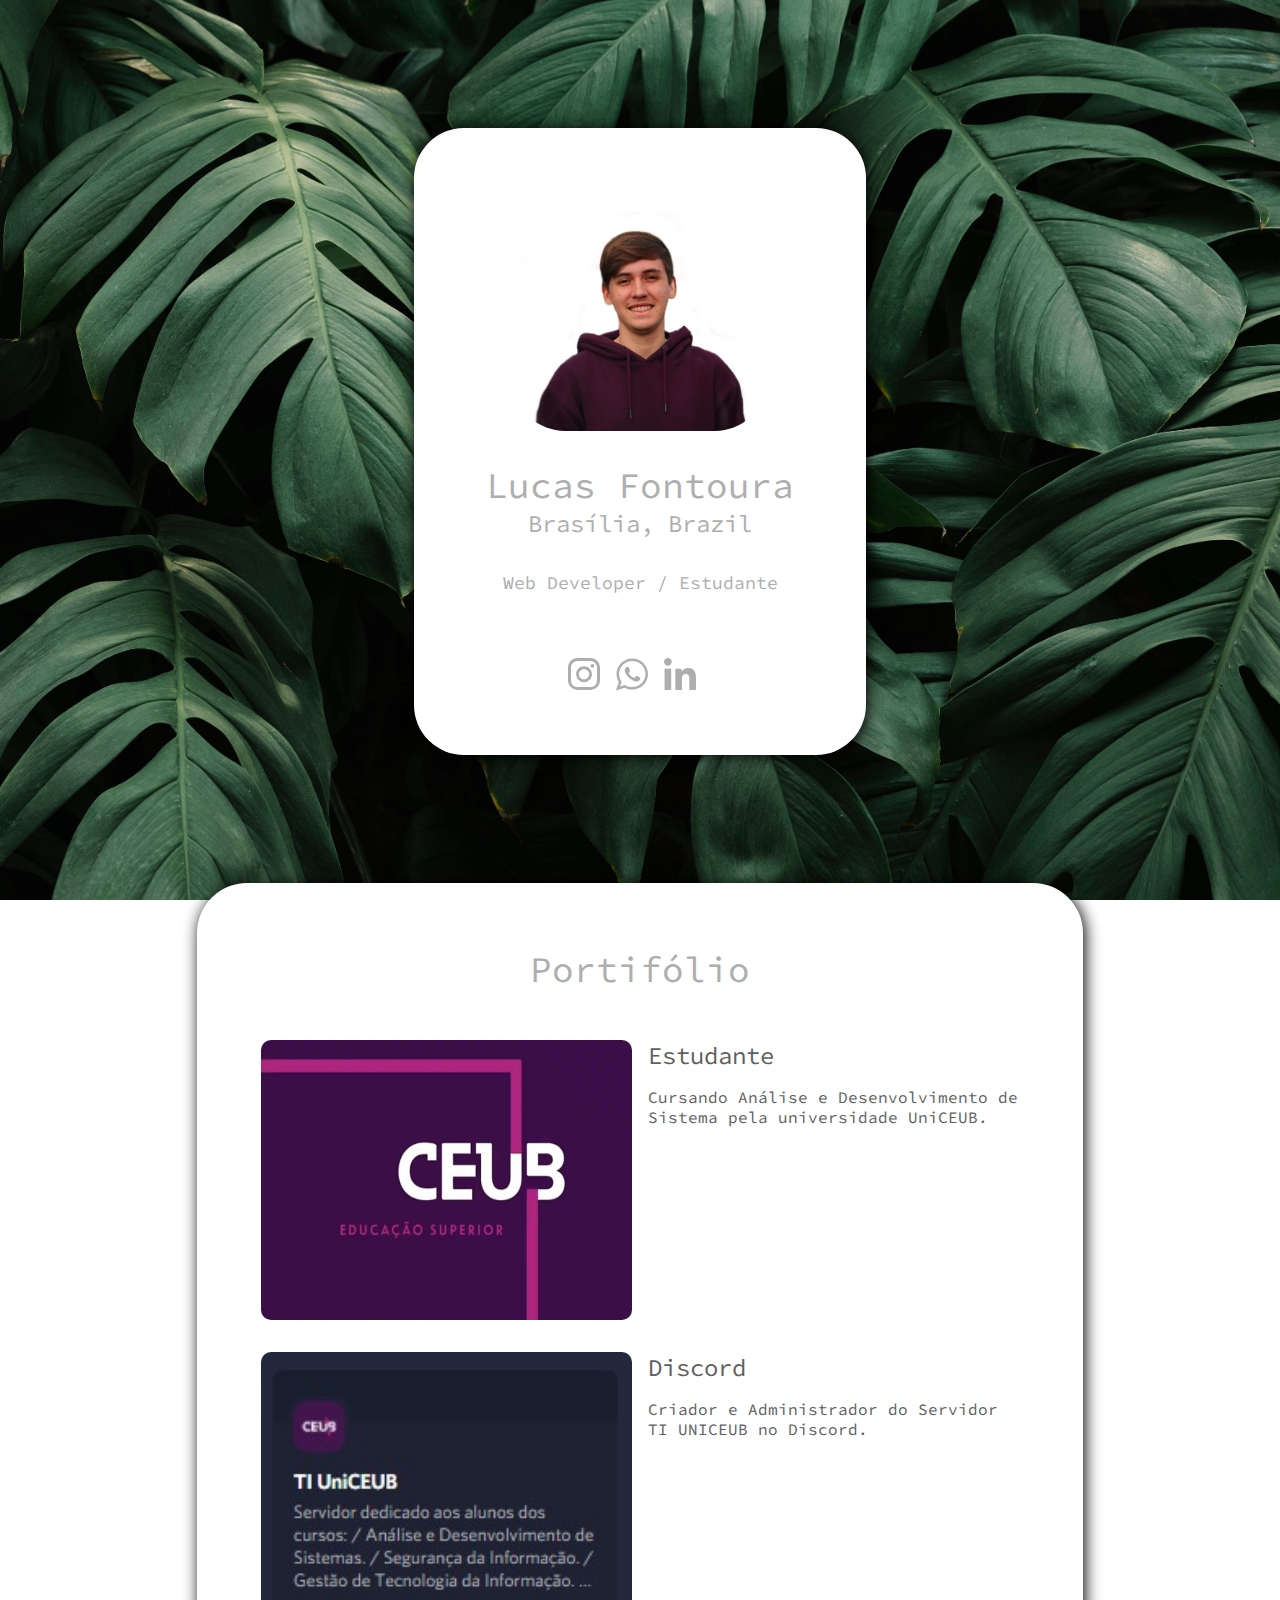
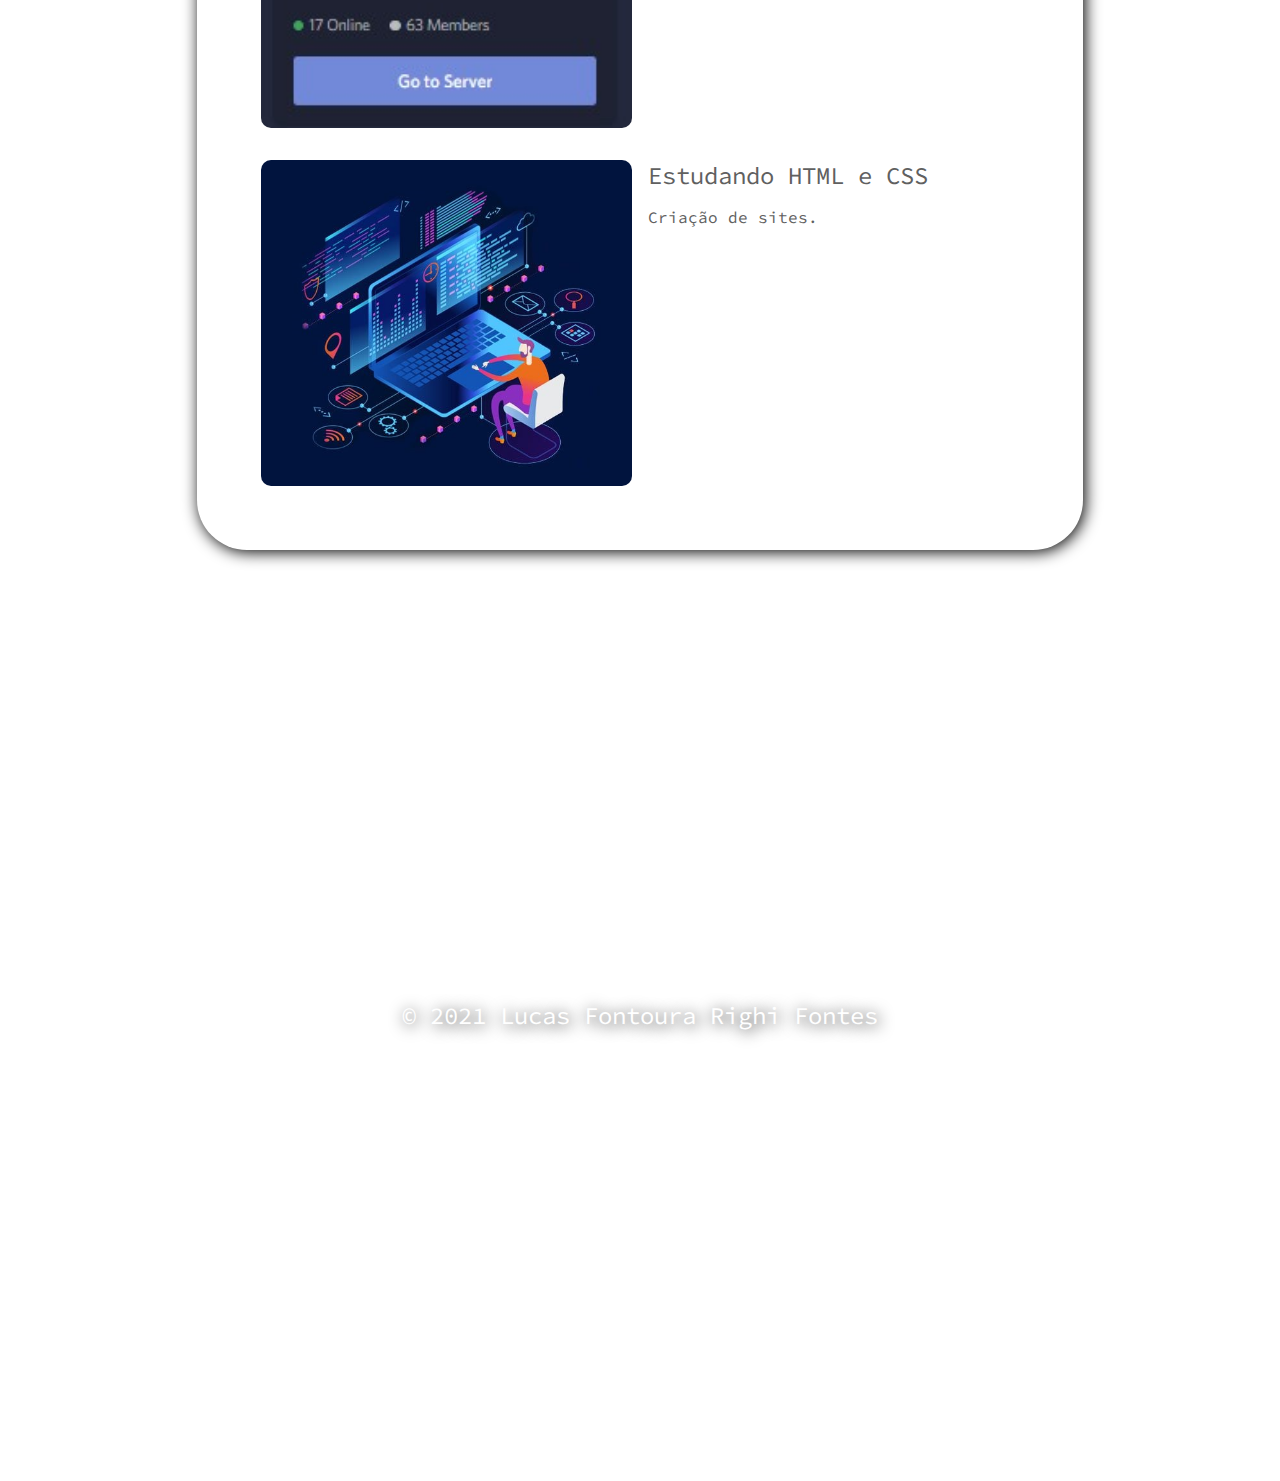
<file: index.html>
<!DOCTYPE html>
<html lang="pt-br">
<head>
    <meta charset="UTF-8">
    <meta http-equiv="X-UA-Compatible" content="IE=edge">
    <meta name="viewport" content="width=device-width, initial-scale=1.0">
    <link rel="stylesheet" href="style.css">
    <title>Portifólio Pessoal</title>
    <link rel="preconnect" href="https://fonts.googleapis.com">
    <link rel="preconnect" href="https://fonts.gstatic.com" crossorigin>
    <link href="https://fonts.googleapis.com/css2?family=Festive&family=Source+Code+Pro&display=swap" rel="stylesheet">
</head>
<body>
    <div class="container">
        <div class="profile box">

            <img class="profile-pic" src="img/0606.jpg" alt="profile" width="250px">
    
            <h1 class="title">Lucas Fontoura</h1>
    
            <span>Brasília, Brazil</span>
    
            <p>Web Developer / Estudante</p>
    
            <ul class="redes-sociais">
    
                <li><a href="https://www.instagram.com/0lucas_fontoura0/"><img src="img/instagram.svg" alt="Instagram"></a></li>
    
                <li><a href=""><img src="img/whatsapp.svg" alt="WhatsApp"></a></li>
    
                <li><a href="https://www.linkedin.com/in/lucas-fontoura-706a45212/"> <img src="img/linkedin.svg" alt="LinkeDin"></a></li>
    
            </ul>
        </div>

        <div class="portfolio box">

            <h1 class="title"> Portifólio</h1>
    
            <ul>
                <li>
    
                    <img src="img/logo ceub.jpg" alt="ceub" width="447.99">
                    
                    <div>
                     <h2>Estudante </h2>
    
                     <p>Cursando Análise e Desenvolvimento de Sistema pela 
                        universidade UniCEUB.
                     </p>
                    </div>
    
    
                </li>
    
                <li>
    
                    <img src="img/discord02.jpg" alt="ceub" width="447.99">
                    
                    <div>
                     <h2>Discord </h2>
    
                     <p>Criador e Administrador do Servidor TI UNICEUB no Discord.</p>
                    </div>
    
    
                </li>
    
                <li>
    
                    <img src="img/SENIOR WEB APPLICATION DEVELOPERS.jpg" alt="ceub" width="447.99">
                    
                    <div>
                     <h2>Estudando HTML e CSS </h2>
    
                     <p>Criação de sites.</p>
                    </div>
    
    
                </li>
            </ul>
        </div>

        <p class="copyright">© 2021 Lucas Fontoura Righi Fontes</p>

    </div>
</body>
</html>
</file>
<file: style.css>
* {
    margin: 0;
    padding: 0;
}

img { 
    display: block;
    max-width: 100%;
}

li {
    list-style: none;
}

body {
    
    font-family: 'Source Code Pro', monospace;
    background: url("img/71.jpg") no-repeat top center;
    background-attachment: fixed;
    background-size: cover;
    display: grid;
    align-items: center;
    justify-items: center;
    height: 100vh;
    color: #aeaeae;
}

.container {
    padding: 0 16px;
}

.title {
    font-size: 36px;
    font-weight: normal;
}

.profile {
    max-width: 452px;
    box-sizing: border-box;
    margin: 0 auto;
}

.box {
    background: white;
    padding: 4rem;
    box-shadow: 2px 2px 16px rgba(0,0,0.16);
    border-radius: 50px;
    text-align: center;
    margin-top: 8rem;
}

.profile-pic {
    border-radius: 20%;
    margin: 0 auto 2rem auto;
    
}

.profile span {
    font-size: 24px;
}

.profile p {
    font-size: 18px;
    margin-top: 2rem;
    margin-bottom: 4rem;
}

.redes-sociais{
    display: flex;
    justify-content: center;
}

.redes-sociais li {
    margin-right: 1rem;
}

.portfolio {
    max-width: 886px;
    box-sizing: border-box;
}

.portfolio ul {
    margin-top: 3rem;
}

.portfolio li {
    display: grid;
    grid-template-columns: 1fr 1fr;
    text-align: left;
    gap: 1rem;
    color: #606060
}

.portfolio li + li {
    margin-top: 2rem;
}

.portfolio img {
    border-radius: 10px;
}

.portfolio h2 {
    font-weight: normal;
    margin-bottom: 1rem;
}

.copyright{
    font-size: 24px;
    color: white;
    text-shadow: 2px 2px 16px black;
    margin-top: 50vh;
    padding-bottom: 50vh;
    text-align: center;
}

@media (max-width: 600px){
    body {
        background-attachment: initial;
        background-size: contain;
        background-color: rgb(66,100,77);
    }
    .box {
        padding: 2rem;
        margin-top: 4rem;
        border-radius: 30px;
    }
    .box:first-child {
        padding: 3rem;
    }
    .portfolio ul{
        margin-top: 1rem;
    }
    .portfolio li {
        grid-template-columns: 1fr;
        justify-items: center;
    }
    .portfolio li div {
        max-width: 448px;
    }
    .copyright {
        font-size: 18px;
        margin: 0px;
        padding: 4rem 0;
    }
}
</file>
